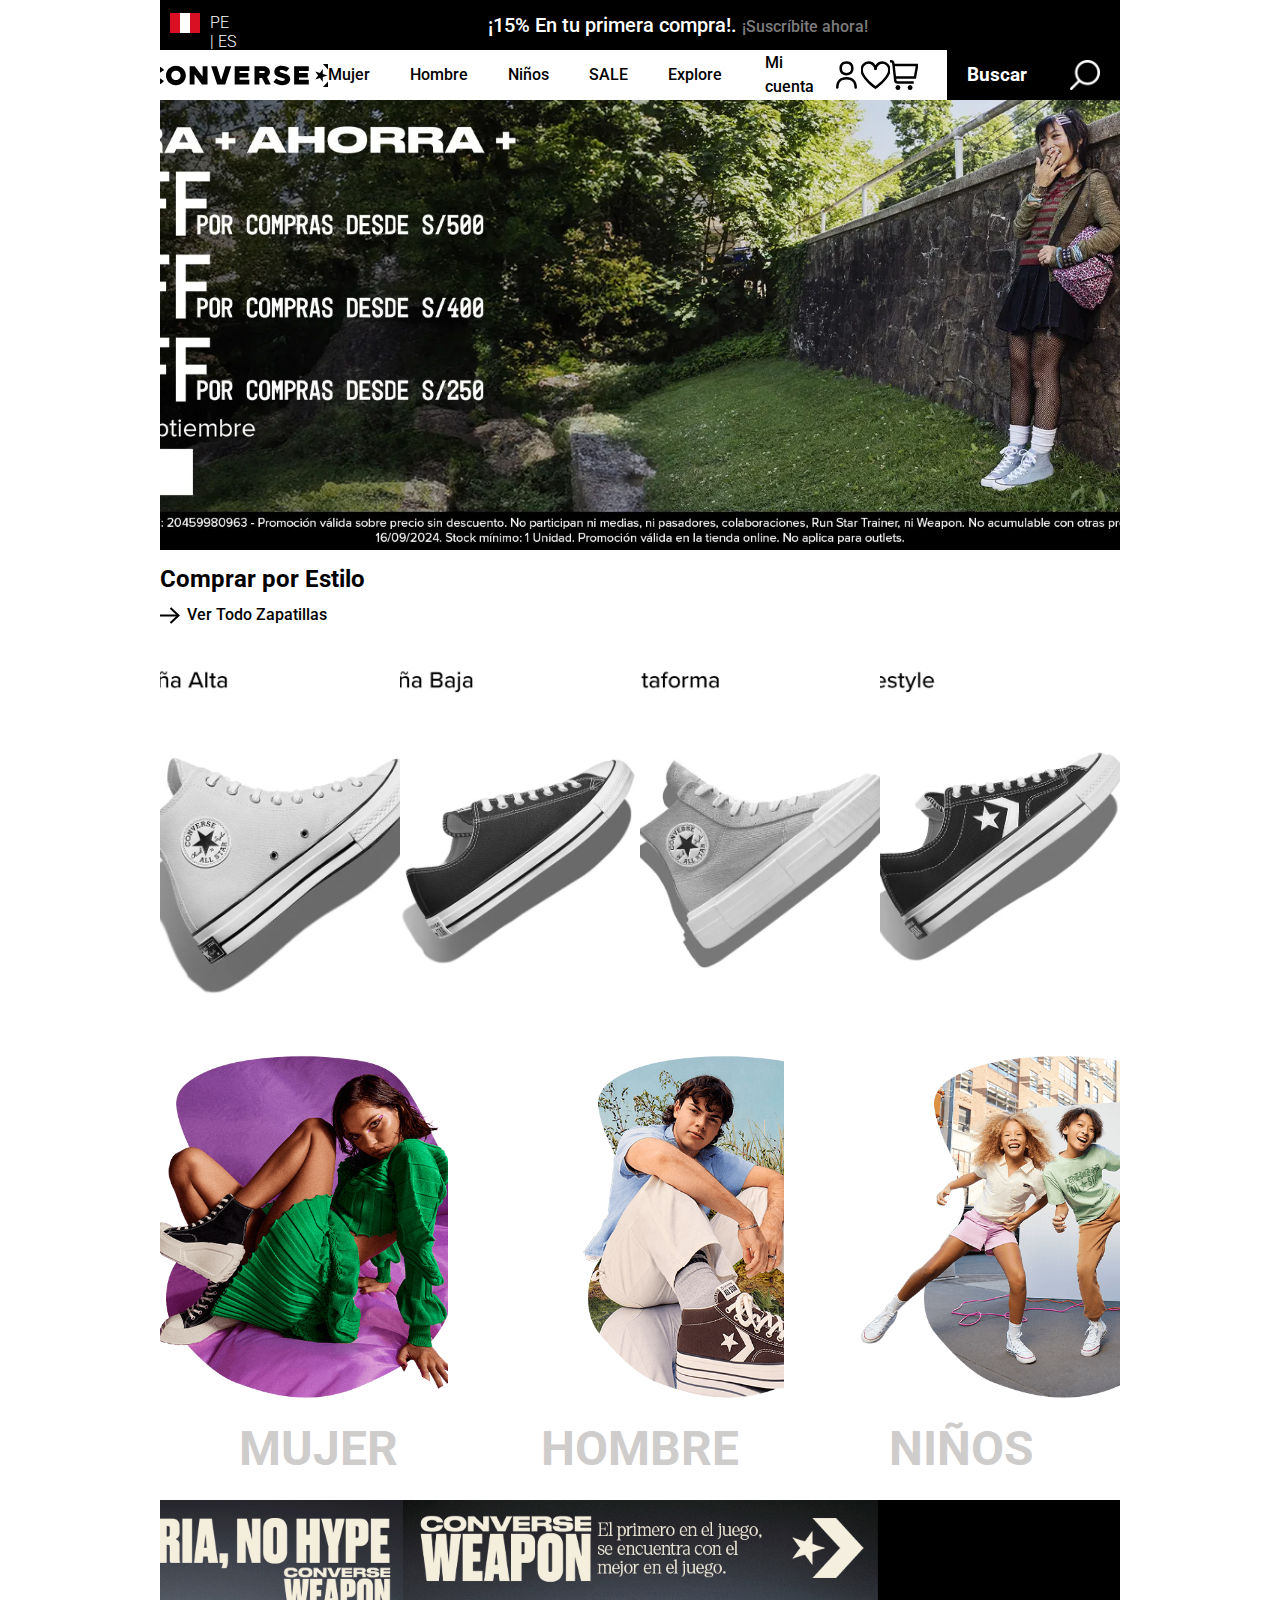
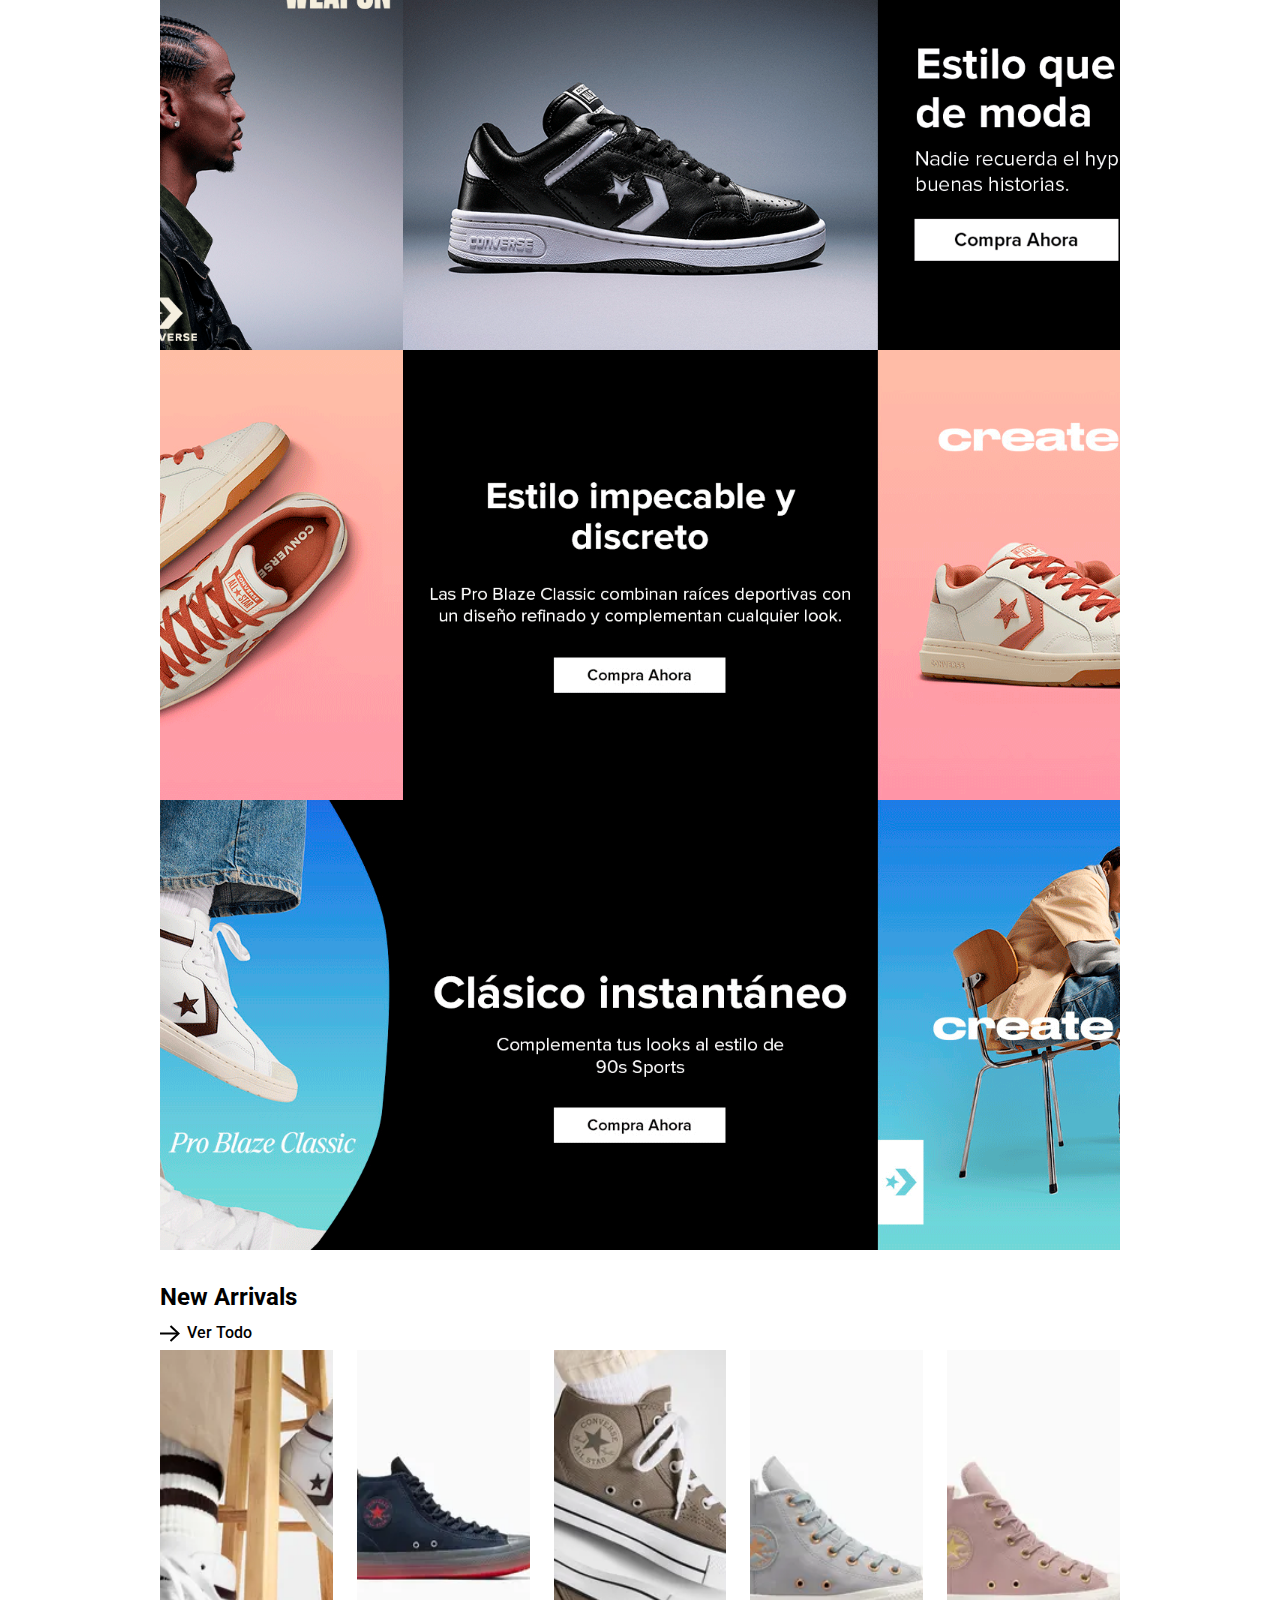
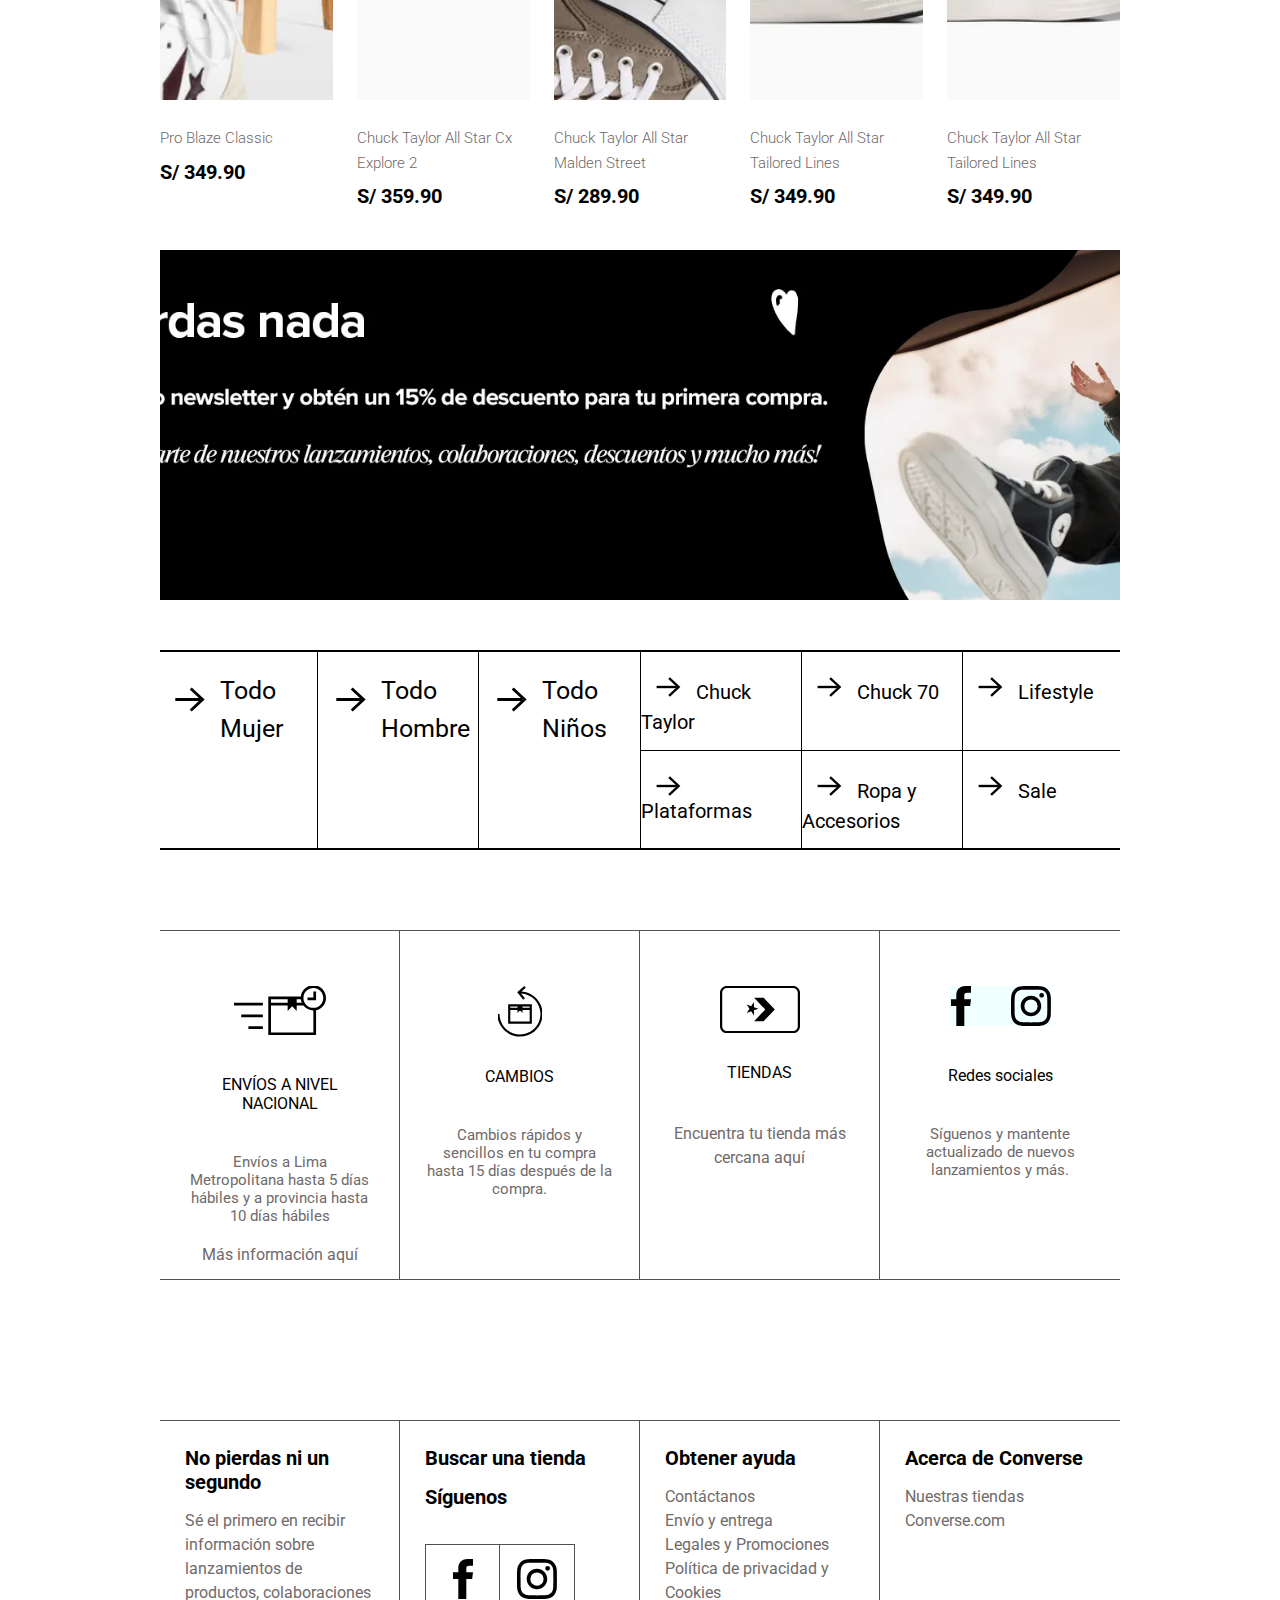
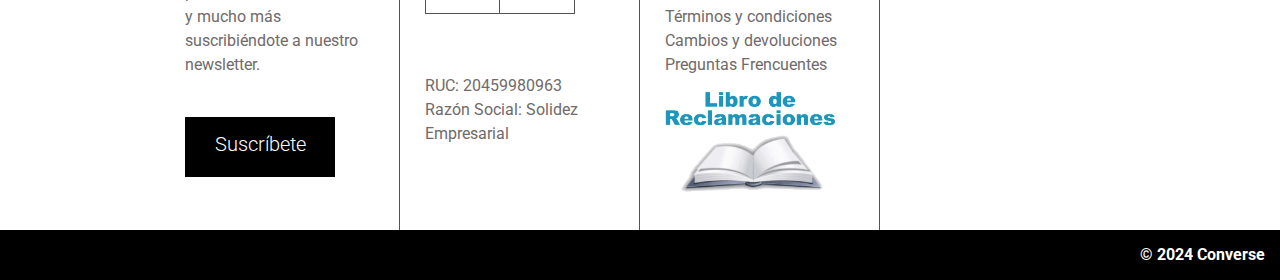
<file: index.html>
<!DOCTYPE html>
<html lang="es">
<head>
    <meta charset="UTF-8">
    <meta name="viewport" content="width=device-width, initial-scale=1.0">
    <title>Pagina-principal</title>
    <link rel="stylesheet" href="styles/styles.css">
</head>
<body>

    <div id="encabezado">

        <div id="centrado">

            <div  id="cont-peru">
                <div class="lg-peru"></div>
                <p class="roboto-light">PE | ES</p>
            </div><!--cont-peru-->

            <div id="cont-sus">
                <p class="roboto-medium">¡15% En tu primera compra!. <a href="#">¡Suscríbite ahora!</a></p>
            </div><!--cont-sus-->

        </div><!--centrado-->

    </div><!--encabezado-->

    <div id="contenedor-padre">

        <div id="cont-menu">

            <div id="menu-der">
                <div id="marca">
                    <div id="img-converse"></div>
                </div><!--fin de marca-->

                <div id="lista-cont">
                    <ul>
                        <li><a href="#" class="roboto-medium">Mujer</a></li>
                        <li><a href="#" class="roboto-medium">Hombre</a></li>
                        <li><a href="#" class="roboto-medium">Niños</a></li>
                        <li><a href="#" class="roboto-medium">SALE</a></li>
                        <li><a href="#" class="roboto-medium">Explore</a></li>
                    </ul>
                </div><!--fin de lista-cont-->

                <div id="izq">
                    <a href="#" class="roboto-medium">Mi cuenta</a>
                </div>
            </div><!--fin de menu-der-->

            <div id="menu-izq">

                <div id="icon">
                    <div id="lg-izq-1" class="icon"></div>
                    <div id="lg-izq-2" class="icon"></div>
                    <div id="lg-izq-3" class="icon"></div>
                </div><!--fin de div icon-->
                <div id="buscador">
                    <h3 class="roboto-bold">Buscar</h4>
                    <div id="icon-buscador"class="icon"></div>
                </div>
            </div><!--fin de menu-izq-->


        </div><!--fin de cont-menu-->

        <div id="section-1">
            <div id="ban"></div>
        </div><!--fin de se ction-1-->

        <div id="section-2"> <!-- padre height: 950px;-->

            <div id="ban-sup">  <!-- height: 500px;-->
                <div id="part-1"> 
                    <h2 class="roboto-bold">Comprar por Estilo</h2>
                    <a href="#" class="roboto-medium">Ver Todo Zapatillas</a>
                    <div id="img-part1"></div>
                </div><!--part-1-->

                <div id="part-2">
                    <div class="cont-s2"><div id="img-p1"></div></div><!--fin-->
                    <div class="cont-s2"><div id="img-p2"></div></div><!--fin-->
                    <div class="cont-s2"><div id="img-p3"></div></div><!--fin-->
                    <div class="cont-s2"><div id="img-p4"></div></div><!--fin-->
                </div><!--part-2-->

            </div><!--ban-sup-->

            <div id="ban-inf"><!-- height: 450px;-->

                <div id="sup-ban">
                    <div class="img-s2" id="img1"></div>
                    <div class="img-s2" id="img2"></div>
                    <div class="img-s2" id="img3"></div>
                </div><!--fin de sup-ban-->

                <div id="inf-ban">
                    <h1 id="filter" class="txt-ban-in roboto-bold">MUJER</h1>
                    <h1 class="txt-ban-in roboto-bold">HOMBRE</h1>
                    <h1 class="txt-ban-in roboto-bold">NIÑOS</h1>
                </div>

            </div><!--fin de ban-inf-->
        </div><!--fin de section-2-->

        <div id="cont-banner">
            <div id="banner-1"></div><!--fin de banner-1-->
            <div id="banner-2"></div><!--fin de banner-2-->
            <div id="banner-3"></div><!--fin de banner-3-->
        </div><!--fin de cont-banner-->

        <div id="section-3"> <!-- padre 4 hijo height: 850px;-->

            <div id="ban-sup-3">  <!--hijo height: 100px;-->
                    <div id="part-3"> 
                        <h2 class="roboto-bold">New Arrivals</h2>
                        <a href="#" class="roboto-medium">Ver Todo</a>
                        <div id="img-part3"></div>
                    </div><!--part-3-->
                </div><!--fin de ban-sup-3-->

            <div id="ban-inf-3">  <!-- hijo height: 500px;-->

                    <div id="cont-img-3"> <!-- hijo height: 350px;-->
                        <div class="cont-img-3" id="img-s3-1">
                            <div class="corazon"></div>
                        </div>
                        <div class="cont-img-3 " id="img-s3-2">
                            <div class="corazon"></div>
                        </div>
                        <div class="cont-img-3 " id="img-s3-3">
                            <div class="corazon"></div>
                        </div>
                        <div class="cont-img-3 " id="img-s3-4">
                            <div class="corazon"></div>
                        </div>
                        <div class="cont-img-3 " id="img-s3-5">
                            <div class="corazon"></div>
                        </div>
                    </div><!--fin de cont-img-3-->

                    <div id="cont-txt-3"><!-- hijo height: 150px;-->
                        <div class="cont-txt-3">
                            <a href="#" class="roboto-light">Pro Blaze Classic</a>
                            <p class="roboto-bold">S/ 349.90</p>
                        </div>
                        <div class="cont-txt-3">
                            <a href="#" class="roboto-light">Chuck Taylor All Star Cx Explore 2</a>
                            <p class="roboto-bold">S/ 359.90</p>
                        </div>
                        <div class="cont-txt-3">
                            <a href="#" class="roboto-light">Chuck Taylor All Star Malden Street</a>
                            <p class="roboto-bold">S/ 289.90</p>
                        </div>
                        <div class="cont-txt-3">
                            <a href="#" class="roboto-light">Chuck Taylor All Star Tailored Lines</a>
                            <p class="roboto-bold">S/ 349.90</p>
                        </div>
                        <div class="cont-txt-3">
                            <a href="#" class="roboto-light">Chuck Taylor All Star Tailored Lines</a>
                            <p class="roboto-bold">S/ 349.90</p>
                        </div>
                        
                    </div><!--fin de cont-txt-3-->

            </div><!--ban-inf-3-->


            <div id="banner-suscibete"></div>  <!-- hijo height: 350px;-->
            
        </div><!--fin de section-3-->


        <div id="section-caja-4">   <!-- padre section-caja-4: 350px;-->

            <div id="cja-txt-sup-4">  <!-- hijo 1 cja-txt-sup-4 150px;-->
                <h1 class="roboto-bold">Explore Converse</h1>
            </div><!--cja-txt-sup-4-->

            <div id="cja-txt-inf-4"> <!-- hijo 2 cja-txt-inf-4 200px;-->
                
                <div id="caja-mitad-izq"> <!-- subhijo caja-mitad-izq 200px;-->
                    <a href="#" class="cja-izq roboto-regular flecha">Todo <br/>Mujer</a>
                    <a href="#"class="cja-izq roboto-regular flecha">Todo <br/>Hombre</a>
                    <a href="#" class="roboto-regular flecha" id="cja-izq">Todo <br/>Niños</a>
                </div><!--caja-mitad-izq-->

                <div id="caja-mitad-der">

                    <div id="cja-arriba">
                        <a href="#" class="cja-der-a roboto-regular flecha-2">Chuck Taylor</a>
                        <a href="#" class="cja-der-a roboto-regular flecha-2">Chuck 70</a>
                        <a href="#" class="cja-der-a roboto-regular flecha-2">Lifestyle</a>
                    </div><!--fin cja-->

                    <div id="cja-abajo">
                        <a href="#" class="cja-der-b roboto-regular flecha-2">Plataformas</a>
                        <a href="#" class="cja-der-b roboto-regular flecha-2">Ropa y Accesorios</a>
                        <a href="#" class="cja-der-b roboto-regular flecha-2">Sale</a>
                    </div><!--fin cja-->

                </div><!--"caja-mitad-der"-->





            </div><!--cja-txt-inf-4-->

        </div><!--fin de section-caja-4-->

        <div id="section-caja-5"> <!-- padre height: 350px;-->
            
            <div id="cont-5">
                <div class="cajita-5 borde-der">
                    <div id="img-cja-5-1"></div>
                    <h1 class="roboto-regular">ENVÍOS A NIVEL NACIONAL</h1>
                    <p class="roboto-regular">Envíos a Lima Metropolitana hasta 5 días hábiles y a provincia hasta 10 días hábiles</p>
                    <br/>
                    <a href="#" class="roboto-regular">Más información aquí </a>
                </div><!--fin-->

                <div class="cajita-5 borde-der">

                    <div id="img-cja-5-2"></div>
                    <h1 class="roboto-regular">CAMBIOS</h1>
                    <p class="roboto-regular">Cambios rápidos y sencillos en tu compra hasta 15 días después de la compra.</p>
                </div><!--fin-->

                <div class="cajita-5 borde-der">
                    <div id="img-cja-5-3"></div>
                    <h1 class="roboto-regular">TIENDAS</h1>
                    <a href="#" class="roboto-regular">Encuentra tu tienda más cercana aquí</a>
                </div><!--fin-->

                <div class="cajita-5">
                    <div id="contendor-img-5">
                        <div id="img-cja-5-4"></div>
                        <div id="img-cja-5-5"></div>
                    </div>
                    <h1 class="roboto-regular">Redes sociales</h1>
                    <p class="roboto-regular">Síguenos y mantente actualizado de nuevos lanzamientos y más.</p>
                </div><!--fin-->

            </div><!--fin de cont-5-->
        </div><!--fin de section-caja-5-->


        <div id="pie">
            <div id="cja-txt">
                <div class="cajita-pie borde-der">
                    <h1 class="roboto-bold">No pierdas ni un segundo</h1>
                    <p class="roboto-regular">Sé el primero en recibir información sobre lanzamientos de productos, colaboraciones y mucho más suscribiéndote a nuestro newsletter.</p>
                    <div id="cuadrado-negro">
                        <h1 class="roboto-light">Suscríbete</h1>
                    </div>
                </div><!--fin-->

                <div class="cajita-pie borde-der">
                    <h1 class="roboto-bold">Buscar una tienda</h1>
                    <h1 class="roboto-bold">Síguenos</h1>

                    <div id="contendor-img-pie">
                        <div class="mitad borde-der">
                            <div id="icon-face"></div>
                        </div>
                        <div class="mitad">
                            <div id="icon-ins"></div>
                        </div>
                    </div><!--fin contendor-img-pie-->
                    <p class="roboto-regular">RUC: 20459980963</p>
                    <p class="roboto-regular">Razón Social: Solidez Empresarial</p>
                </div><!--fin-->

                <div class="cajita-pie borde-der">
                    <h1 class="roboto-bold">Obtener ayuda</h1>
                    <ul>
                        <li><a href="#" class="roboto-regular">Contáctanos</a></li>
                        <li><a href="#" class="roboto-regular">Envío y entrega</a></li>
                        <li><a href="#" class="roboto-regular">Legales y Promociones</a></li>
                        <li><a href="#" class="roboto-regular">Política de privacidad y Cookies</a></li>
                        <li><a href="#" class="roboto-regular">Términos y condiciones</a></li>
                        <li><a href="#" class="roboto-regular">Cambios y devoluciones</a></li>
                        <li><a href="#" class="roboto-regular">Preguntas Frencuentes</a></li>
                    </ul>
                    <div id="img-reclamacion"></div>
                </div><!--fin-->

                <div class="cajita-pie">
                    <h1 class="roboto-bold">Acerca de Converse</h1>
                    <ul>
                        <li><a href="#" class="roboto-regular">Nuestras tiendas</a></li>
                        <li><a href="#" class="roboto-regular">Converse.com</a></li>
                    </ul>
                </div><!--fin-->

            </div><!--fin de cja-txt-->
        </div><!--fin de pie-->

        <div id="pie-2">
            <p class="roboto-bold">© 2024 Converse</p>
        </div><!--fin de pie-->
        


    </div><!--Fin de contenedor-padre-->

</body>
</html>
</file>
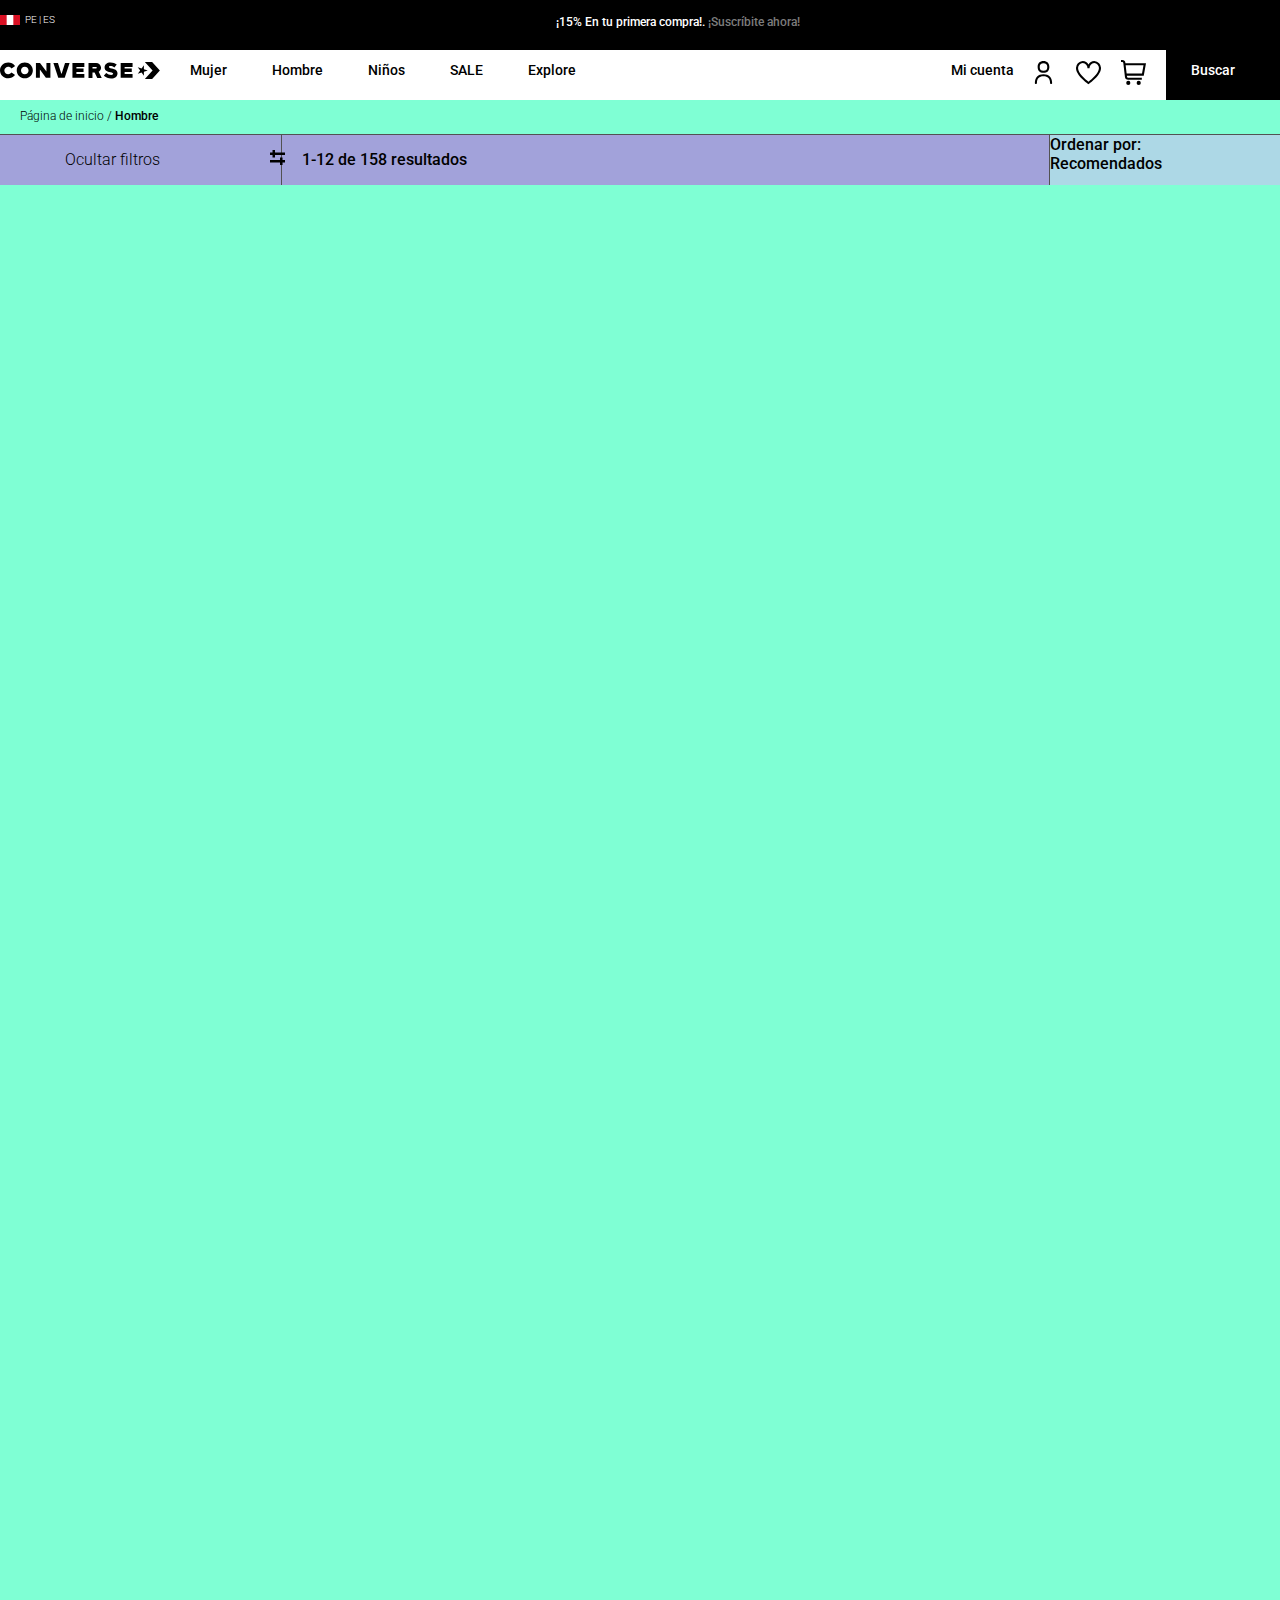
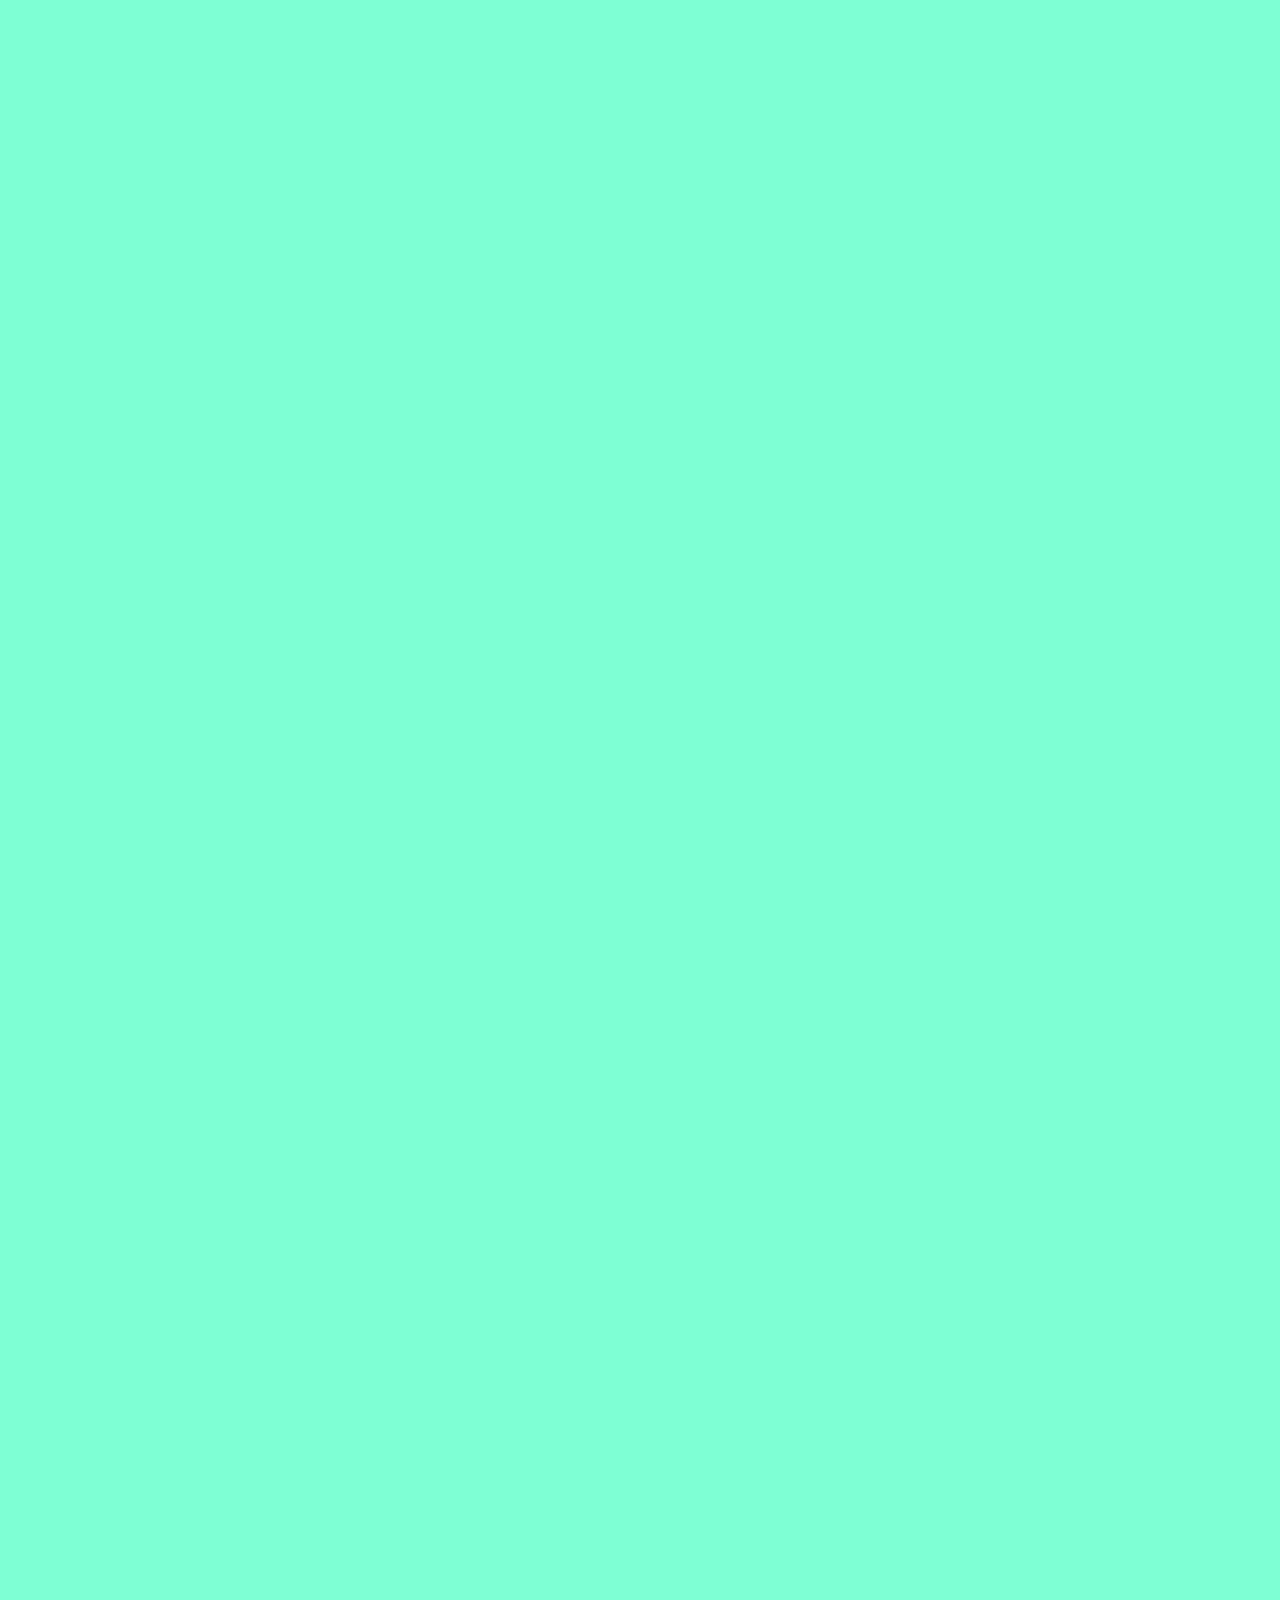
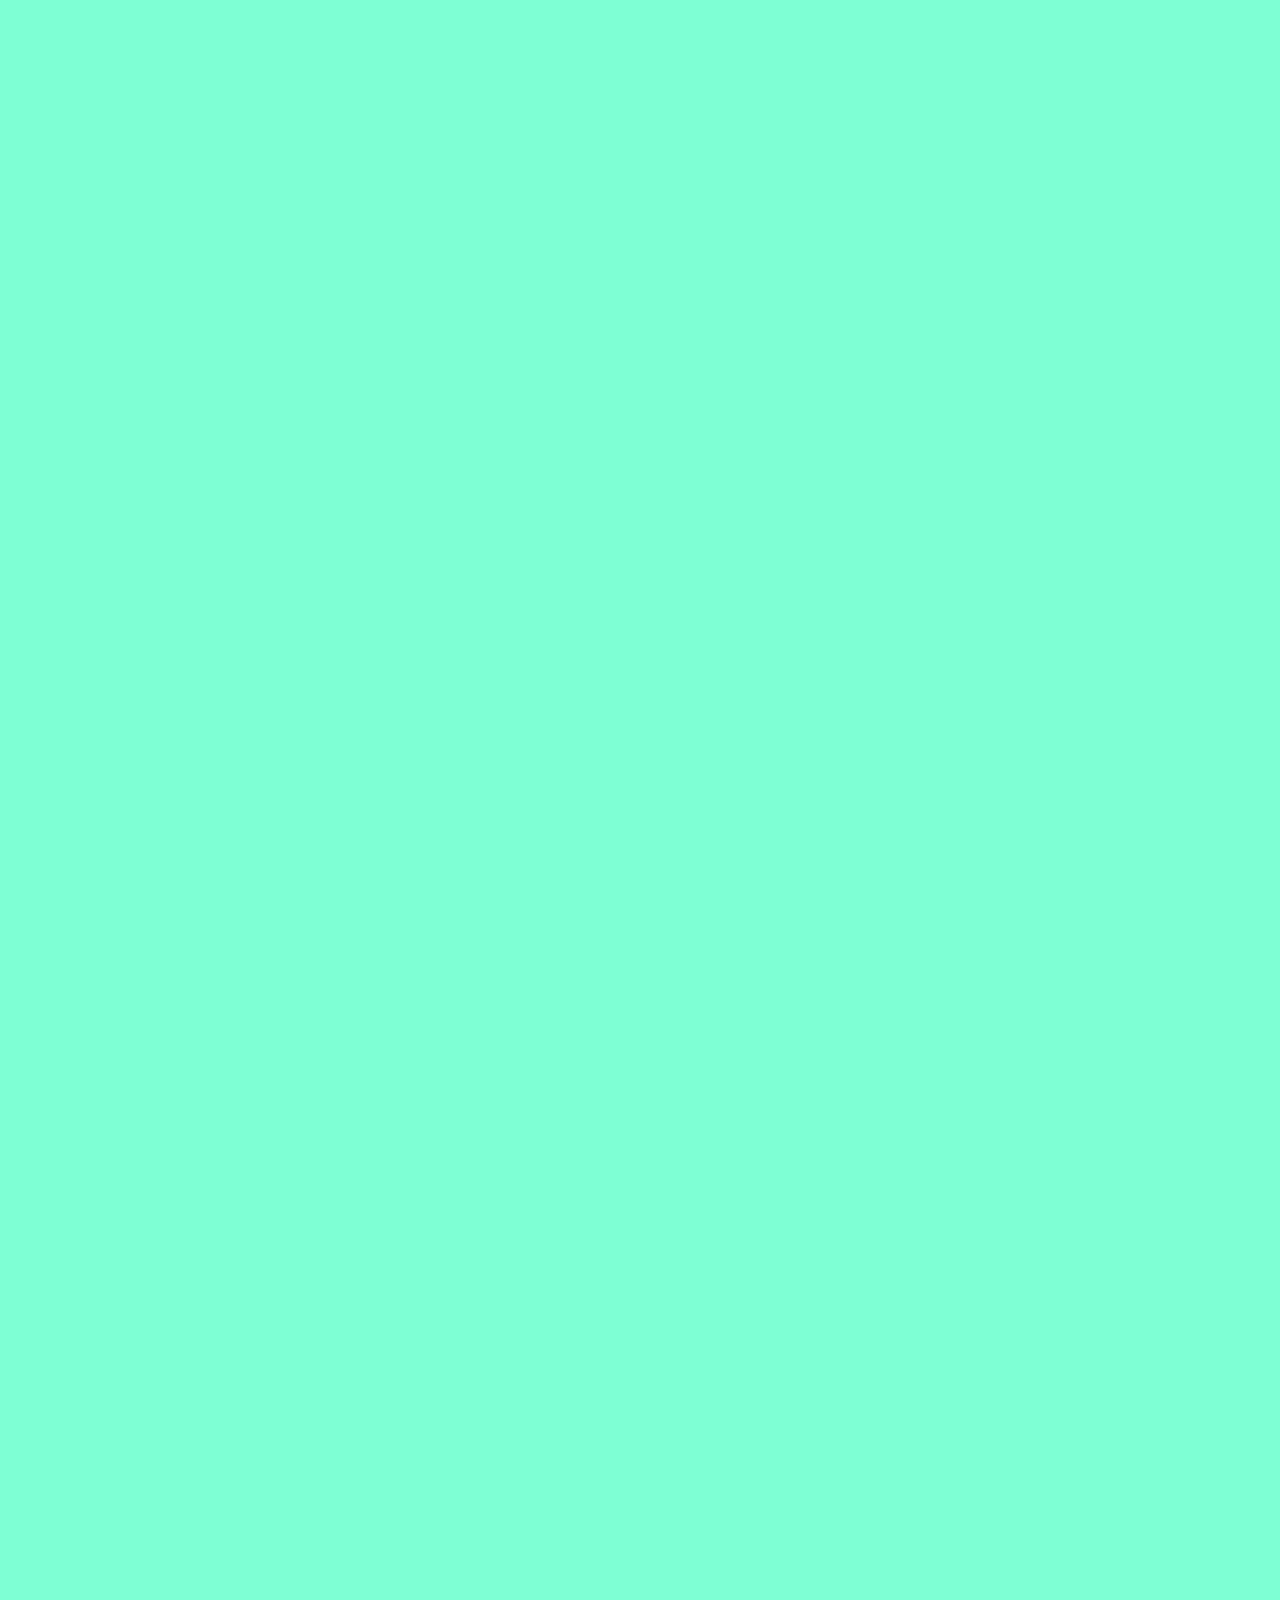
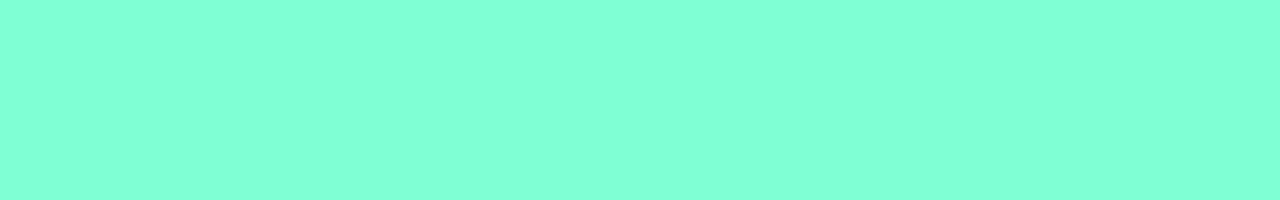
<file: indexHombre.html>
<!DOCTYPE html>
<html lang="es">
<head>
    <meta charset="UTF-8">
    <meta name="viewport" content="width=device-width, initial-scale=1.0">
    <title>Hombre</title>
    <link rel="stylesheet" href="styles/stylesHombre.css">
</head>
<body>
    <div id="contenedor-padre"><!--contenedor-padre height:5000-->
        
        <div id="contenedor-header"><!--contenedor-header height:50-->
            <div  id="cont-peru"><!--cont-peru-->
                <div class="peru"></div>
                <p class="roboto-light">PE | ES</p>
            </div><!--fin-->

            <div id="cont-suscribete"><!--cont-suscribete-->
                <p class="roboto-medium">¡15% En tu primera compra!. <a href="#">¡Suscríbite ahora!</a></p>
            </div><!--fin-->
        </div><!--fin de p1 contenedor-header-->


        <div id="contenedor-nav"><!--contenedor-nav height:50-->
            <div id="cont-lista"><!--cont-lista-->
                
                <ul>
                    <div class="marca"></div>
                    <li><a href="#" class="roboto-medium lista">Mujer</a></li>
                    <li><a href="#" class="roboto-medium lista">Hombre</a></li>
                    <li><a href="#" class="roboto-medium lista">Niños</a></li>
                    <li><a href="#" class="roboto-medium lista">SALE</a></li>
                    <li><a href="#" class="roboto-medium lista">Explore</a></li>
                    <li><a href="#" class="roboto-medium cuenta">Mi cuenta</a></li>
                    <div class="logo" id="logo-1"></div>
                    <div class="logo" id="logo-2"></div>
                    <div class="logo" id="logo-3"></div>
                    <li id="buscar"><a href="#"  class="roboto-medium buscar">Buscar</a></li>
                    <div class="logo" id="buscador"></div>
                </ul>

                    
                    
                    
                    

            </div><!--fin-->

        </div><!--fin de p2 contenedor-nav-->


        <div id="contenedor-cont-1-2"><!--contenedor-cont-1-2 height:85-->
            <div id="cont-1">
                <div id="cont-1-txt">
                    <a href="#" class="roboto-light">Página de inicio / <span class="roboto-medium">Hombre</span></a>
                </div>
            </div>
            <div id="cont-2">
                <div class="cja-cont-1 filtro">
                    <div id="btn-txt-ocultar"><p class="roboto-light">Ocultar filtros</p></div>
                </div>
                <div class="cja-cont-2">
                    <p class="roboto-medium">1-12 de 158 resultados</p>
                </div>
                <div class="cja-cont-3">
                    <p class="roboto-medium">Ordenar por:
                    </p><div id="btn-txt-list" class="roboto-medium"><p >Recomendados</p></div>
                </div>
                </div>
            </div><!--fin-->
        </div><!--fin de p3 contenedor-productos-->

</div><!--fin de padre contenedor-padre-->
</body>
</html>
</file>
<file: styles/styles.css>
@import url('https://fonts.googleapis.com/css2?family=Roboto:wght@300;400;500;700&display=swap');

* {
    margin: 0;
    padding: 0;
    box-sizing: border-box;
    list-style: none;
}
/*Variables*/
:root {
    --color-blanco:#ffffff;
    --color-negro: #000000;
    --color-gris-oscuro:#333333;

    --t1: 0.3s;
    --t2: 0.5s;
}

.roboto-light {
    font-family: "Roboto", sans-serif;
    font-weight: 300;
    font-style: normal;
}

.roboto-regular {
    font-family: "Roboto", sans-serif;
    font-weight: 400;
    font-style: normal;
}

.roboto-medium {
    font-family: "Roboto", sans-serif;
    font-weight: 500;
    font-style: normal;
}

.roboto-bold {
    font-family: "Roboto", sans-serif;
    font-weight: 700;
    font-style: normal;
}

a {
    text-decoration: none;
} 

a:hover {
    text-decoration: underline;
    
}

/*---encabezado---*/
#encabezado {
    width: 100%;
    height: 50px;
    /* background-color: rgb(0, 0, 0); */
}
/*-----------------*/
#centrado {
    width: 75%;
    height: 100%;
    margin: 0 auto;
    background-color: rgb(0, 0, 0);
}
/*--------cont-peru---------*/
#cont-peru {
    width: 8%;
    height: 100%;
    padding-top: 13px;
    padding-left: 10px;
    /* background-color: plum; */
    float: left;
}

#cont-peru p {
    color: white;
}

.lg-peru {
    width: 30px;
    height: 20px;
    background-color: yellow;
    background-image: url(img/icon-pe.svg);
    float: left;
    margin-right: 10px;
    background-size: cover;
    background-position: center center;
}

/*--------cont-sus---------*/

#cont-sus {
    width: 92%;
    height: 100%;
    /* background-color: rgb(44, 39, 9); */
    padding-top: 13px;
    float: right;
}

#cont-sus p {
    color: white;
    font-size: 20px;
    text-align: center;
}

#cont-sus p a {
    color: rgb(124, 124, 124);
}



/*---contenedor-padre ---*/
#contenedor-padre {
    width: 100%;
    height: 5000px;
    background-color: rgb(255, 255, 255);
}
/*---cont-menu---*/
#cont-menu {
    width: 75%;
    height: 50px;
    background-color: rgb(255, 255, 255);
    margin: 0 auto;
    display: flex;
    justify-content: space-between;
    align-items: center;
}
/*---menu-der---*/
#menu-der {
    width: 70%;
    height: 100%;
    /* background-color: rgb(95, 52, 52); */
    display: flex;
    justify-content: space-between;
    align-items: center;
}

#marca {
    width: 25%;
    height: 100%;
    /* background-color: burlywood; */
    display: flex;
    align-items: center;
}


#img-converse {
    width: 201px;
    height: 23px;
    background-image: url(img/logo.svg);
    background-size: cover;
    background-position: center center;
    /* background-color: royalblue; */
}

/*---lista-cont---*/

#lista-cont {
    width: 65%;
    height: 100%;
    /* background-color: rgb(7, 7, 7); */
    display: flex;
    justify-content: space-between;
    align-items: center;
}

#menu-der ul{
    list-style-type: none; /* Elimina los puntos de la lista */
    display: flex; /* Activa Flexbox en el contenedor */
    padding: 0; /* Elimina el padding por defecto */
    margin: 0; 
}

#menu-der li {
    margin-right: 40px;
}

#menu-der ul li a {
    color: rgb(0, 0, 0);
}

#izq {
    width: 10%;
    height: 100%;
    display: flex;
    align-items: center;
}

#izq a {
    color: rgb(0, 0, 0);
}


/*---menu-izq---*/
#menu-izq {
    width: 30%;
    height: 100%;
    /* background-color: rgb(206, 71, 71); */
    display: flex;
    justify-content: space-between;
    align-items: center;
}
/*-------------------------------------------------*/

#icon {
    width:30%;
    height: 100%;  /*---manda---*/
    /* background-color: antiquewhite; */
    display: flex;
    justify-content: space-between;
    align-items: center;
}
.icon {
    width: 30px;
    height: 30px;
    /* background-color: blueviolet; */
}

#lg-izq-1 {
    background-image: url(img/usuario.svg);
    background-size: cover;
    background-position: center center;
}

#lg-izq-2 {
    background-image: url(img/corazon.svg);
    background-size: cover;
    background-position: center center;
}

#lg-izq-3 {
    background-image: url(img/carrito-de-compras.svg);
    background-size: cover;
    background-position: center center;
}

#buscador {
    width: 60%;
    height: 50px;
    background-color: rgb(0, 0, 0);
    padding: 20px;
    display: flex;
    justify-content: space-between;
    align-items: center;
}

#buscador h3 {
    color: white;
}

#icon-buscador {
    background-image: url(img/busqueda.png);
    background-position: center center;
    background-size: cover;
    transform: scaleX(-1); /*Voltear horizontalmente*/
}


/*---section-1---*/
#section-1 {
    width: 75%;
    height: 450px;
    /* background-color: blueviolet; */
    background-image: url(img/banner-22.jpg);
    background-position: center center;
    background-size: cover;
    margin: 0 auto;
}


/*---section-2---*/
#section-2 {
    width: 75%;
    height: 950px;  /*ancho*/
    /* background-color: darkcyan; */
    margin: 0 auto;
}
/*-------------------------*/

/*---ban-sup---*/
#ban-sup {
    width: 100%;
    height: 500px; /*ancho-hijo*/
    /* background-color: rgb(59, 122, 59); */
    margin: 0 auto;
}

#part-1 {
    width: 100%;
    height: 100px;
    /* background-color: violet; */
}

#part-1 h2{
    padding-top: 15px;
}

#part-1 a {
    position: relative;
    top: 10px;
    left: 27px;
    color: black;
}

#img-part1 {
    width: 20px;
    height: 17px;
    background-image: url(img/arrow.svg);
    background-position: center center;
    background-size: cover;
    position: relative;
    top: -10px;
}



#part-2 {
    width: 100%;
    height: 400px;
    /* background-color: rgb(58, 12, 58); */
    display: flex;
    justify-content: space-between;
    align-items: center;
}

.cont-s2 {
    width: 25%;
    height: 400px;

    /* background-color: rgb(228, 165, 29); */
}
/*---------------*/

#img-p1 {
    width: 100%;
    height: 100%;
    background-image: url(img/Can_a_Alta.jpg);
    background-size: cover;
    background-position: center center;
    filter: grayscale();
}

#img-p1:hover  {
    filter: saturate();
    transition: var(--t2) ease;
}

#img-p2 {
    width: 100%;
    height: 100%;
    background-image: url(img/converse-cana-baja-240322.jpg);
    background-size: cover;
    background-position: center center;
    filter: grayscale();
}

#img-p2:hover  {
    filter: saturate();
    transition: var(--t2) ease;
}

#img-p3 {
    width: 100%;
    height: 100%;
    background-image: url(img/Plataforma.jpg);
    background-size: cover;
    background-position: center center;
    filter: grayscale();
}

#img-p3:hover  {
    filter: saturate();
    transition: var(--t2) ease;
}

#img-p4 {
    width: 100%;
    height: 100%;
    background-image: url(img/lifestyle-240322.jpg);
    background-size: cover;
    background-position: center center;
    filter: grayscale();
}

#img-p4:hover  {
    filter: saturate();
    transition: var(--t2) ease;
}

/*---ban-inf---*/
#ban-inf {
    width: 100%;
    height: 450px;  /*hijo*/
    /* background-color: rgb(134, 197, 134); */
    display: block;
}

#sup-ban {
    width: 100%;
    height: 350px;
    display: flex;
    justify-content: space-between;
    align-items: center;
}

#inf-ban {
    width: 100%;
    height: 100px;
    display: flex;
    justify-content: space-between;
    align-items: center;
}

.txt-ban-in {
    width: 33%;
    height: 100%;
    /* background-color: rgb(255, 255, 255); */
    color: rgb(207, 204, 204);
    text-align: center;
    font-size: 3em;
    padding-top: 20px;
}

.txt-ban-in:hover {
    color: var(--color-gris-oscuro);
    transition: var(--t2);
}


.img-s2 {
    width: 30%;
    height: 350px;
}


#img1 {
    background-image: url(img/categoria_mujer_home_240322_4.png);
    background-size: cover;
    background-position: center center;
}

#img2 {
    background-image: url(img/categoria_hombre_home_240322.png);
    background-size: cover;
}

#img3 {
    background-image: url(img/categoria_kids_home_240322.png);
    background-size: cover;
}
/*---cont-banner---*/
#cont-banner {
    width: 75%;
    height: 1350px;
    /* background-color: rgb(223, 45, 0); */
    margin: 0 auto;
}
/*---banner-1---*/
#banner-1 {
    width: 100%;
    height: 450px;
    background-image: url(img/BANNER-WEB_37.gif);
    background-size: cover;
    background-position: center center;
}
#banner-2 {
    width: 100%;
    height: 450px;
    background-image: url(img/BANNER-WEB_47.gif);
    background-size: cover;
    background-position: center center;
}
#banner-3 {
    width: 100%;
    height: 450px;
    background-image: url(img/BANNER-WEB_44.gif);
    background-size: cover;
    background-position: center center;
}
/*---section-3---*/
#section-3 {
    width: 75%;
    height: 850px; /*caja*/
    /* background-color: rgb(226, 29, 29); */
    margin: 0 auto;
}
/*---ban-sup-3---*/
#ban-sup-3 {
    width: 100%;
    height: 100px;
    /* background-color: blueviolet; */
    padding-top: 18px;
    margin: 0 auto;
}

#part-3 {
    width: 100%;
    height: 100px;
    /* background-color: violet; */
}

#part-3 h2{
    padding-top: 15px;
}

#part-3 a {
    position: relative;
    top: 10px;
    left: 27px;
    color: black;
}

#img-part3 {
    width: 20px;
    height: 17px;
    background-image: url(img/arrow.svg);
    background-position: center center;
    background-size: cover;
    position: relative;
    top: -10px;
}

/*---ban-inf-3---*/
#ban-inf-3 {
    width: 100%;
    height: 500px;
    /* background-color: rgb(94, 218, 218); */
}

#cont-img-3 {
    width: 100%;
    height: 350px;
    /* background-color: purple; */
    display: flex;
    justify-content: space-between;
    align-items: center;
}

.cont-img-3 {
    width: 18%;
    height: 100%;
}

#img-s3-1 {
    background-image: url(img/zapatillas-hombre-6.jpg);
    background-size: cover;
    background-position: center center;

}


/* .corazon::after {
    content: "";
    display: block;
    width: 25px;
    height: 25px;
    position: relative;
    top: 320px;
    left: 222px;
    background-image: url(img/corazon.svg);
    background-size: cover;
    background-position: center center;
} */

.corazon {
    display: block;
    opacity: 0;
    width: 25px;
    height: 25px;
    position: relative;
    top: 320px;
    left: 222px;
    background-image: url(img/corazon.svg);
    background-size: cover;
    background-position: center center;
    z-index: 10;
}
/*----*/
#img-s3-1:hover .corazon {
    opacity: 1;
    transition: var(--t2) ease;
}

#img-s3-1:hover {
    background-image: url(img/zapatilla-volteada\ \(2\).jpg);
    background-size: cover;
    background-position: center center;
    transition: var(--t2) ease;
}
.corazon:hover::before {
    content: "";
    transition: var(--t2) ease;
    display: block;
    width: 25px;
    height: 25px;
    /* position: relative;
    top: 320px;
    left: 222px; */
    z-index: 100;
    background-image: url(img/corazon-2.svg);
    background-size: cover;
    background-position: center center;
}

/* #img-s3-1:hover::after{
    content: "";
    transition: var(--t2) ease;
    display: block;
    width: 25px;
    height: 25px;
    position: relative;
    top: 320px;
    left: 222px;
    background-image: url(img/corazon.svg);
    background-size: cover;
    background-position: center center;
} */

#img-s3-2 {
    background-image: url(img/zapatillas-hombre-10.jpg);
    background-size: cover;
    background-position: center center;
}


#img-s3-2:hover {
    background-image: url(img/zapatilla-volteada\ \(4\).jpg);
    background-size: cover;
    background-position: center center;
    /* transition: linear var(--t2); */
}

/*----*/
#img-s3-2:hover .corazon {
    opacity: 1;
    transition: var(--t2) ease;
}


#img-s3-3 {
    background-image: url(img/zapatillas-hombre-9.jpg);
    background-size: cover;
    background-position: center center;
}

#img-s3-3:hover {
    background-image: url(img/zapatilla-volteada\ \(3\).jpg);
    background-size: cover;
    background-position: center center;
    transition: var(--t2) ease;
}

/*----*/
#img-s3-3:hover .corazon {
    opacity: 1;
    transition: var(--t2) ease;
}

#img-s3-4 {
    background-image: url(img/zapatillas-mujer\ 4.jpg);
    background-size: cover;
    background-position: center center;
}

#img-s3-4:hover {
    background-image: url(img/zapatilla-volteada-4.jpg);
    background-size: cover;
    background-position: center center;
    /* transition: linear var(--t2); */
}

/*----*/
#img-s3-4:hover .corazon {
    opacity: 1;
    transition: var(--t2) ease;
}

#img-s3-5 {
    background-image: url(img/zapatillas-mujer\ 3.jpg);
    background-size: cover;
    background-position: center center;
}

#img-s3-5:hover {
    background-image: url(img/zapatilla-volteada\ \(5\).jpg);
    background-size: cover;
    background-position: center center;
    /* transition: linear var(--t2); */
}

/*----*/
#img-s3-5:hover .corazon {
    opacity: 1;
    transition: var(--t2) ease;
}


/*---cont-txt-3---*/

#cont-txt-3 {
    width: 100%;
    height: 150px;
    /* background-color: rgb(120, 120, 120); */
    display: flex;
    justify-content: space-between;
    align-items: center;
}


.cont-txt-3 {
    padding-top: 25px;
    width: 18%;
    height: 100%;
    /* background-color: aqua; */
    font-size: 20px;
}

.cont-txt-3 p {
    padding-top: 10px;
}


.cont-txt-3 a {
    font-size: 15px;
}


/*---banner-suscibete---*/
#banner-suscibete {
    width: 100%;
    height: 350px;
    /* background-color: rgb(199, 11, 143); */
    background-image: url(img/BANNER_4-BANNER_NEWSLETTER_WEB_1.jpg);
    background-size: cover;
    background-position: center center;
    margin: 0 auto;
}
/*---section-caja-4---padre--------*/
#section-caja-4 {
    width: 75%;
    height: 350px; /*caja*/
    /* background-color: rgb(35, 206, 13); */
    margin: 0 auto;
}


/*---cja-txt-sup-4----------*/
#cja-txt-sup-4 {

    width: 100%;
    height: 150px;
    /* background-color: rgb(216, 135, 13); */
    padding-top: 50px;
    padding-left: 15px;
}

#cja-txt-sup-4 h1 {
    font-size: 40px;
}

/*---cja-txt-inf-4-------Manda---*/
#cja-txt-inf-4 {
    width: 100%;
    height: 200px;
    /* background-color: rgb(170, 77, 77); */
    margin: 0 auto;
    border-top: 2px solid black;
    border-bottom: 2px solid black;
    display: flex;
    justify-content: space-between;
    align-items: center;  
}

#caja-mitad-izq a {
    color: black;
    font-size: 25px;
    padding-top: 20px;
}

#caja-mitad-der a {
    color: black;
    font-size: 20px;
    padding-top: 25px;
}
/*---caja-mitad-izq----------*/
#caja-mitad-izq {
    width: 50%;
    height: 100%; /*caja mitad*/
    /* background-color: rgb(74, 114, 143); */
    display: flex;
    justify-content: space-between;
    align-items: center;

}

.cja-izq {
    width: 33%;
    height: 100%;
    display: block;
    border-right: 1px solid black;  /*temporal*/
}

#cja-izq {
    width: 33%;
    height: 100%;
    display: block;
}


/*---caja-mitad-der---------*/
#caja-mitad-der {
    width: 50%;
    height: 100%; /*caja mitad*/
    /* background-color: rgb(218, 214, 26); */
}

/*---------cja-arriba----------*/
#cja-arriba{
    width: 100%;
    height: 50%;
    /* background-color: coral; */
    display: flex;
    justify-content: space-between;
    align-items: center;
}

.cja-der-a {
    width: 33%;
    height: 100%;
    display: block;
    border-left: 1px solid black;  /*temporal*/
}
/*---------cja-abajo----------*/
#cja-abajo{
    width: 100%;
    height: 50%;
    border-top: 1px solid black;
    /* background-color: rgb(97, 41, 21); */
    display: flex;
    justify-content: space-between;
    align-items: center;
}

.cja-der-b {
    width: 33%;
    height: 100%;
    display: block;
    border-left: 1px solid black;  /*temporal*/
}


.flecha::before {
    content: "";
    float: left;
    width: 30px;
    height: 25px;
    margin: 15px;
    background-image: url(img/arrow.svg);
    background-size: cover;
    background-position: center center;
}

.flecha-2::before {
    content: "";
    float: left;
    width: 25px;
    height: 20px;
    margin-left: 15px;
    margin-right: 15px;
    background-image: url(img/arrow.svg);
    background-size: cover;
    background-position: center center;
}


/*---------section-caja-5----------*/

#section-caja-5 {
    width: 75%;
    height: 420px;
    /* background-color: palevioletred; */
    margin: 0 auto;
    padding-top: 80px;
}

#cont-5 {
    width: 100%;
    height: 350px;
    /* background-color: aqua; */
    display: flex;
    justify-content: space-between;
    align-items: center;
    border-top: 1px solid rgb(82, 82, 82);
    border-bottom: 1px solid rgb(82, 82, 82);
}

#cont-5 h1 {
    font-size: 16px;
    padding-bottom: 40px;
}

#cont-5 p,a {
    font-size: 15px;
    color: rgb(112, 106, 106);
}

.cajita-5 {
    width: 25%;
    height: 100%;
    /* background-color: rebeccapurple; */
    display: block;
    padding: 25px;
    text-align: center;
}

.borde-der {
    border-right: 1px solid  rgb(82, 82, 82);
}

#img-cja-5-1 {
    width: 92px;
    height: 49px;
    background-image: url(img/shipping.svg);
    background-size: cover;
    background-position: center center;
    margin: 0 auto;
    margin-top: 30px;
    margin-bottom: 40px;
}

#img-cja-5-2 {
    width: 44px;
    height: 51px;
    background-image: url(img/return.svg);
    background-size: cover;
    background-position: center center;
    margin: 0 auto;
    margin-top: 30px;
    margin-bottom: 30px;
}

#img-cja-5-3 {
    width: 80px;
    height: 47px;
    background-image: url(img/gift-card.svg);
    background-size: cover;
    background-position: center center;
    margin: 0 auto;
    margin-top: 30px;
    margin-bottom: 30px;
}


#contendor-img-5 {
    width: 101px;
    height: 40px;
    background-color: azure;
    display: flex;
    justify-content: space-between;
    align-items: center;
    margin: 0 auto;
    margin-top: 30px;
    margin-bottom: 40px;
}

#img-cja-5-4 {
    width: 21px;
    height: 40px;
    background-image: url(img/facebook.svg);
}

#img-cja-5-5 {
    width: 40px;
    height: 40px;
    background-image: url(img/instagram.svg);

}

/*---------pie----------*/
#pie {
    width: 75%;
    height: 560px;
    /* background-color: palevioletred; */
    margin: 0 auto;
    padding-top: 150px;
}

#cja-txt {
    width: 100%;
    height: 410px;
    /* background-color: aqua; */
    display: flex;
    justify-content: space-between;
    align-items: center;
    border-top: 1px solid rgb(82, 82, 82);
}


.cajita-pie {
    width: 25%;
    height: 100%;
    /* background-color: rebeccapurple; */
    display: block;
    padding: 25px;
}

#cja-txt h1 {
    font-size: 20px;
    padding-bottom: 15px;
}

#cja-txt p,a {
    font-size: 16px;
    color: rgb(112, 106, 106);
    line-height: 1.5;
}

#contendor-img-pie {
    width: 150px;
    height: 70px;
    border: 1px solid rgb(82, 82, 82);
    margin-top: 20px;
    margin-bottom: 60px;
    display: flex;

}

#cuadrado-negro {
    width: 150px;
    height: 60px;
    background-color: black;
    margin-top: 40px;
}

#cuadrado-negro h1 {
    color: white;
    text-align: center;
    padding-top: 15px;
}

.mitad {
    width: 50%;
    height: 100%;
    display: flex;
    align-items: center;
    justify-content: space-between;
}

#icon-face {
    width: 21px;
    height: 40px;
    background-image: url(img/facebook.svg);
    background-position: center center;
    background-size: cover;
    margin: 0 auto;
}

#icon-ins {
    width: 40px;
    height: 40px;
    background-image: url(img/instagram.svg);
    background-position: center center;
    background-size: cover;
    margin: 0 auto;
}

#img-reclamacion {
    margin-top: 15px;
    width: 170px;
    height: 100px;
    background-image: url(img/icon-libro-reclamaciones-formv2.jpg);
    background-position: center center;
    background-size: cover;
}


#pie-2 {
    width: 100%;
    height: 50px;
    padding: 15px;
    background-color: rgb(0, 0, 0);
    color: white;
    text-align: end;
}
</file>
<file: styles/stylesHombre.css>
@import url('https://fonts.googleapis.com/css2?family=Roboto:wght@300;400;500;700&display=swap');

* {
    margin: 0;
    padding: 0;
    box-sizing: border-box;
    list-style: none;
}

.roboto-light {
    font-family: "Roboto", sans-serif;
    font-weight: 300;
    font-style: normal;
}

.roboto-regular {
    font-family: "Roboto", sans-serif;
    font-weight: 400;
    font-style: normal;
}

.roboto-medium {
    font-family: "Roboto", sans-serif;
    font-weight: 500;
    font-style: normal;
}

.roboto-bold {
    font-family: "Roboto", sans-serif;
    font-weight: 700;
    font-style: normal;
}


:root {
    --color-blanco:#ffffff;
    --color-negro: #000000;
    --color-gris-oscuro:#333333;

    --t1: 0.3s;
    --t2: 0.5s;
}


a {
    text-decoration: none;
} 

a:hover {
    text-decoration: underline;
    
}

#contenedor-padre {
    width: 100%;
    height: 5000px;
    background-color: aquamarine;
    margin: 0 auto;
    /* display: flex;
    justify-content: space-between;
    align-items: center; */
}
/*---contenedor-header---*/
#contenedor-header {
    width: 100%;
    height: 50px;
    background-color: rgb(0, 0, 0);
    /* padding-left: 13%;
    padding-right: 13%; */
    display: flex;
    align-items: center;
    justify-content: space-between;
}

#cont-peru {
    width: 6%;
    height: 100%;
    /* background-color: blueviolet; */
    display: flex;
}

#cont-peru p {
    display: block;
    padding: 14px 0 10px 5px;
    font-size: 10px;
    color: white;
}

.peru {
    width: 20px;
    height: 10px;
    margin: 15px 0 10px;
    background-image: url(img/icon-pe.svg);
    background-size: cover;
    background-position: center center;
}
/* ------------------------ */
#cont-suscribete {
    width: 94%;
    height: 100%;
    /* background-color: rgb(128, 73, 179); */
    text-align: center;
    font-size: 12px;
    padding-top: 15px;
    color: white;
}
#cont-suscribete a {
    color: rgb(124, 124, 124);
}
/* ------------------------ */

#contenedor-nav {
    width: 100%;
    height: 50px;
    background-color: rgb(255, 255, 255);
    margin: 0 auto;

}

#cont-lista {
    width: 100%;
    height: 50px;
    /* background-color: rgb(189, 41, 41); */
    display: flex;
    justify-content: space-between;
    align-items: center;
    margin: 0 auto;
}

#cont-lista ul {
    list-style-type: none;
    display: flex;
    padding: 0; /* Elimina el padding por defecto */
    margin: 0;
}

.lista {
    width: auto;
    height: 100%;
    display: block;
    /* background-color: rgb(245, 191, 191); */
    padding-top: 12px;
    margin-right: 45px;
    font-size: 14px;
    color: black;
}

.cuenta {
    width: 70px;
    height: 50px;
    display: block;
    margin-left: 330px;
    /* background-color: rgb(158, 182, 74); */
    padding-top: 12px;
    font-size: 14px;
    color: black;
}

.buscar {
    width: 280px;
    height: 50px;
    display: block;
    margin-left: 10px;
    background-color: rgb(0, 0, 0);
    padding: 12px 0 0 25px;
    font-size: 14px;
    color: rgb(255, 255, 255);
} 


.marca {
    display: block;
    margin: 12px 30px 0 0;
    width: 160px;
    height: 17px;
    background-image: url(img.hombre/logo.svg);
    background-size: cover;
    background-position: center center;
}


#logo-1 {
    width: 25px;
    height: 25px;
    margin: 10px;
    display: block;
    background-image: url(img.hombre/usuario.svg);
    background-size: cover;
    background-position: center center;
}

#logo-2 {
    width: 25px;
    height: 25px;
    margin: 10px;
    display: block;
    background-image: url(img.hombre/corazon.svg);
    background-size: cover;
    background-position: center center;
}

#logo-3 {
    width: 25px;
    height: 25px;
    margin: 10px;
    display: block;
    background-image: url(img.hombre/carrito-de-compras.svg);
    background-size: cover;
    background-position: center center;
}


#buscador {
    width: 20px;
    height: 20px;
    margin: 12px;
    display: block;
    position: relative;
    right: 70px;
    background-image: url(img.hombre/busqueda.png);
    background-size: cover;
    background-position: center center;
}
/* -----------contenedor-cont-1-2------------- */

#contenedor-cont-1-2 {
    width: 100%;
    height: 85px;
    /* background-color: rosybrown; */
}
/* ------------------------ */

#cont-1 {
    width: 100%;
    height: 35px;
    /* background-color: blue; */
    padding: 9px 0 0 20px;
    font-size: 12px;
    border-bottom: 1px solid rgb(82, 82, 82);
}

#cont-1 a {
    color: black;
}

#cont-2 {
    width: 100%;
    height: 50px;
    background-color: rgb(162, 162, 218);
    display: flex;
    justify-content: space-between;
    align-items: center;
}

.cja-cont-1 {
    width: 22%;
    height: 50px;
    /* background-color: lightblue; */
    display: flex;
    padding: 15px 0 0 50px;
    border-right: 1px solid rgb(82, 82, 82);
}

.cja-cont-2 {
    width: 60%;
    height: 50px;
    /* background-color: rgb(81, 114, 126); */
    padding: 15px 0 0 20px;
    border-right: 1px solid rgb(82, 82, 82);
}

.cja-cont-3 {
    width: 18%;
    height: 50px;
    background-color: lightblue;
}

.filtro::before {
    content: "";
    width: 15px;
    height: 15px;
    position: relative;
    left: 220px;
    display: block;
    background-image: url(img.hombre/filter.svg);
    background-size: cover;
    background-position: center center;
}
</file>
